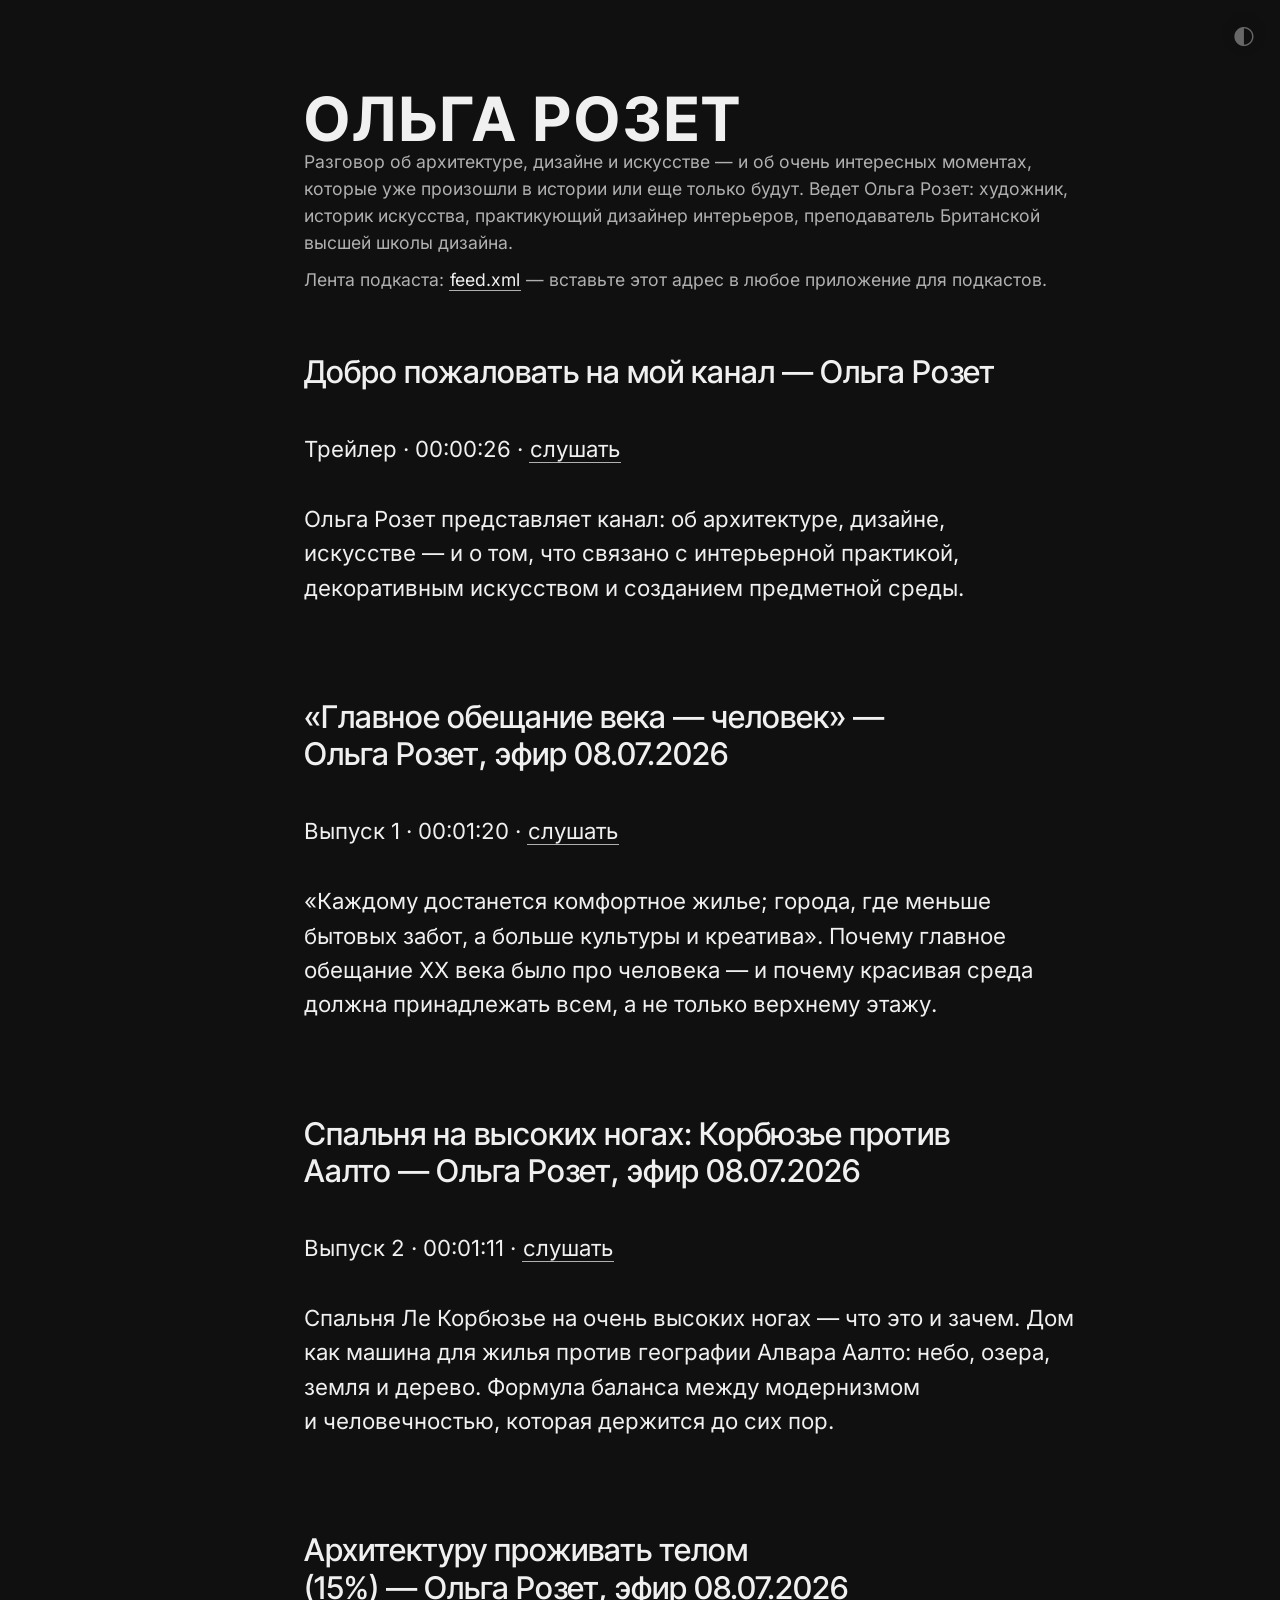
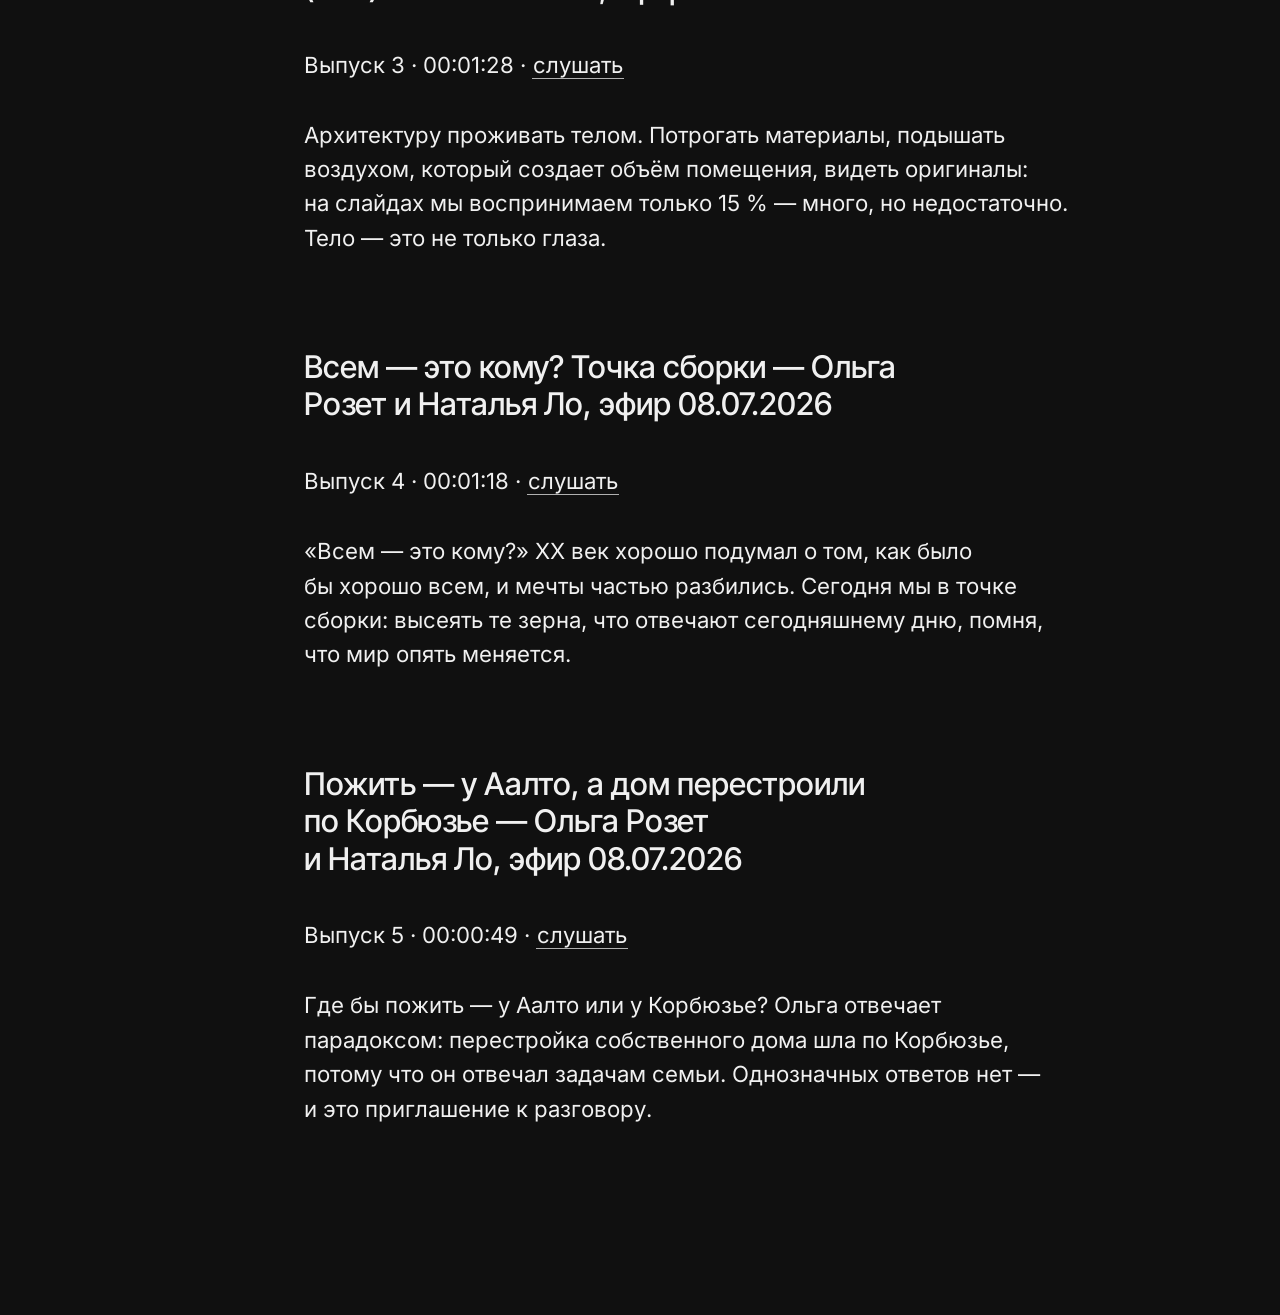
<file: audiobroadcast/index.html>
<!DOCTYPE html>

<!-- DELA-DERIVED: deriver=scripts/site_generator.py:_layout content=knowledge/people/olgarozet/site/data.yaml form=knowledge/people/olgarozet/site/styles.css -->
<html data-surface="editorial" lang="ru">
<head>
<meta charset="utf-8"/>
<meta content="u5gNvIFSmtyOxQqC" name="mailru-domain"/>
<meta content="width=device-width, initial-scale=1, viewport-fit=cover" name="viewport"/>
<title>Ольга Розет — подкаст — Ольга Розет</title>
<meta content="Разговор об архитектуре, дизайне и искусстве — и об очень интересных моментах, которые уже произошли в истории или еще только будут. Ведет Ольга Розет…" name="description"/>
<link href="https://olgarozet.ru/audiobroadcast/" rel="canonical"/>
<link href="https://olgarozet.ru/journal/feed.xml" rel="alternate" title="Journal" type="application/rss+xml"/>
<link href="https://olgarozet.ru/audiobroadcast/feed.xml" rel="alternate" title="Ольга Розет" type="application/rss+xml"/>
<meta content="website" property="og:type"/>
<meta content="Ольга Розет — подкаст — Ольга Розет" property="og:title"/>
<meta content="Разговор об архитектуре, дизайне и искусстве — и об очень интересных моментах, которые уже произошли в истории или еще только будут. Ведет Ольга Розет…" property="og:description"/>
<meta content="Ольга Розет" property="og:site_name"/>
<meta content="https://olgarozet.ru/audiobroadcast/" property="og:url"/>
<meta content="https://olgarozet.ru/olga_footer.png" property="og:image"/>
<meta content="ru_RU" property="og:locale"/>
<meta content="summary_large_image" name="twitter:card"/>
<meta content="Ольга Розет — подкаст — Ольга Розет" name="twitter:title"/>
<meta content="Разговор об архитектуре, дизайне и искусстве — и об очень интересных моментах, которые уже произошли в истории или еще только будут. Ведет Ольга Розет…" name="twitter:description"/>
<meta content="https://olgarozet.ru/olga_footer.png" name="twitter:image"/>
<link href="/favicon.png" rel="icon" type="image/png"/>
<link href="/apple-touch-icon.png" rel="apple-touch-icon"/>
<link href="/manifest.json" rel="manifest"/>
<link as="font" crossorigin="" href="/fonts/inter-cyrillic-400-normal.woff2" rel="preload" type="font/woff2"/>
<link as="font" crossorigin="" href="/fonts/inter-cyrillic-700-normal.woff2" rel="preload" type="font/woff2"/>
<meta content="#ffffff" media="(prefers-color-scheme: light)" name="theme-color"/>
<meta content="#111111" media="(prefers-color-scheme: dark)" name="theme-color"/>
<script>
// Day/night theme — user-override-first, then solar-automatic. FOUC-critical:
// runs synchronously in <head> before paint. Resolution: read dela.theme.v1
// from localStorage; if ∈ ['day', 'night'] use it (user override) else solar
// altitude (lat 55.0° / alt-threshold -0.1 rad). Config: solar calc from
// spec.enforcement_data.Inv-SITE-solar-theme (+ data.yaml.bio.solar_calibration
// override); attr/key/values from spec.enforcement_data.Inv-IFACE-day-night-mode.
// No hardcoded constants in code — both Specs are SoT, code falls back gracefully.
(function(){
  var MODE_ATTR="data-theme", MODE_VALUES=["day", "night"], STORAGE_KEY="dela.theme.v1";
  function solarTheme(){
    var r=Math.PI/180, now=new Date();
    var J=now.valueOf()/86400000 + 2440587.5 - 2451545.0;
    var L=(280.460+0.9856474*J)%360;
    var g=((357.528+0.9856003*J)%360)*r;
    var lam=(L+1.915*Math.sin(g)+0.020*Math.sin(2*g))*r;
    var eps=(23.439-4e-7*J)*r;
    var dec=Math.asin(Math.sin(eps)*Math.sin(lam));
    var ra=Math.atan2(Math.cos(eps)*Math.sin(lam), Math.cos(lam));
    var lon=-now.getTimezoneOffset()/4, lat=55.0;
    var gmst=(18.697374558+24.06570982441908*J)*15;
    var H=((gmst+lon)%360)*r - ra;
    var alt=Math.asin(Math.sin(lat*r)*Math.sin(dec)+Math.cos(lat*r)*Math.cos(dec)*Math.cos(H));
    return alt > -0.1 ? 'day' : 'night';
  }
  // stored override ∈ MODE_VALUES → use it; else (incl. 'auto', absent, bad) → solar.
  window.__resolveTheme=function(){
    var s=null; try{ s=localStorage.getItem(STORAGE_KEY); }catch(e){}
    return (MODE_VALUES.indexOf(s) !== -1) ? s : solarTheme();
  };
  window.__applyTheme=function(){
    document.documentElement.setAttribute(MODE_ATTR, window.__resolveTheme());
  };
  window.__applyTheme();
  setInterval(window.__applyTheme, 300000);
})();
</script>
<style>@layer floor, owner, form; @import url("/_tokens.generated.css?v=2007d22f07"); @import url("/styles.css?v=0cc8cc1348");</style>
<meta content="audiobroadcast" name="dela:slug"/>
</head>
<body>
<a class="skip-link" href="#main">Перейти к содержанию</a>
<nav class="nav-fade"><span class="nav-left"><a aria-label="На главную" href="/">← olgarozet.ru</a></span><span class="nav-right"></span></nav>
<button aria-label="Тема: авто (по солнцу) — переключить" class="theme-toggle" data-theme-toggle="" type="button">◐</button><script>(function(){var STATES=["auto", "day", "night"],GLYPHS={"auto": "◐", "day": "☀", "night": "☾"},LABELS={"auto": "Тема: авто (по солнцу)", "day": "Тема: дневная", "night": "Тема: ночная"},STORAGE_KEY="dela.theme.v1",MODE_VALUES=["day", "night"],SUFFIX=" — переключить",CYCLE=["day", "night"],MODE_ATTR="data-theme";var btn=document.querySelector("[data-theme-toggle]");if(!btn)return;function current(){var s=null;try{s=localStorage.getItem(STORAGE_KEY);}catch(e){}return (MODE_VALUES.indexOf(s)!==-1)?s:STATES[0];}function paint(st){btn.textContent=GLYPHS[st]||GLYPHS[STATES[0]];btn.setAttribute("aria-label",(LABELS[st]||LABELS[STATES[0]])+SUFFIX);}paint(current());function rendered(){var a=null;try{a=document.documentElement.getAttribute(MODE_ATTR);}catch(e){}return (CYCLE.indexOf(a)!==-1)?a:null;}btn.addEventListener("click",function(){var seen=rendered();var i=CYCLE.indexOf(seen);var next=CYCLE[(i+1)%CYCLE.length];try{localStorage.setItem(STORAGE_KEY,next);}catch(e){}if(window.__applyTheme)window.__applyTheme();paint(next);});})();</script>
<main id="main" role="main">
<article class="article-wrapper"><h1 data-case="upper" id="olga-rozet">Ольга Розет</h1>
<p class="article-meta">Разговор об архитектуре, дизайне и искусстве — и об очень интересных моментах, которые уже произошли в истории или еще только будут. Ведет Ольга Розет: художник, историк искусства, практикующий дизайнер интерьеров, преподаватель Британской высшей школы дизайна.</p>
<p class="article-meta">Лента подкаста: <a href="feed.xml">feed.xml</a> — вставьте этот адрес в любое приложение для подкастов.</p>
<h2 data-case="plain" id="dobro-pozhalovat-na-moy-kanal-olga-rozet">Добро пожаловать на мой канал — Ольга Розет</h2>
<p>Трейлер · 00:00:26 · <a href="welcome.m4a">слушать</a></p>
<p>Ольга Розет представляет канал: об архитектуре, дизайне, искусстве — и о том, что связано с интерьерной практикой, декоративным искусством и созданием предметной среды.</p>
<h2 data-case="plain" id="glavnoe-obeschanie-veka-chelovek-olga-rozet-efir-08-07-2026">«Главное обещание века — человек» — Ольга Розет, эфир 08.07.2026</h2>
<p>Выпуск 1 · 00:01:20 · <a href="obeshchanie-veka-chelovek.m4a">слушать</a></p>
<p>«Каждому достанется комфортное жилье; города, где меньше бытовых забот, а больше культуры и креатива». Почему главное обещание <abbr>XX</abbr> века было про человека — и почему красивая среда должна принадлежать всем, а не только верхнему этажу.</p>
<h2 data-case="plain" id="spalnya-na-vysokih-nogah-korbyuze-protiv-aalto-olga-rozet-efir-08-07-2026">Спальня на высоких ногах: Корбюзье против Аалто — Ольга Розет, эфир 08.07.2026</h2>
<p>Выпуск 2 · 00:01:11 · <a href="spalnya-na-vysokikh-nogakh.m4a">слушать</a></p>
<p>Спальня Ле Корбюзье на очень высоких ногах — что это и зачем. Дом как машина для жилья против географии Алвара Аалто: небо, озера, земля и дерево. Формула баланса между модернизмом и человечностью, которая держится до сих пор.</p>
<h2 data-case="plain" id="arhitekturu-prozhivat-telom-15-olga-rozet-efir-08-07-2026">Архитектуру проживать телом (15%) — Ольга Розет, эфир 08.07.2026</h2>
<p>Выпуск 3 · 00:01:28 · <a href="prozhivat-telom.m4a">слушать</a></p>
<p>Архитектуру проживать телом. Потрогать материалы, подышать воздухом, который создает объём помещения, видеть оригиналы: на слайдах мы воспринимаем только 15 % — много, но недостаточно. Тело — это не только глаза.</p>
<h2 data-case="plain" id="vsem-eto-komu-tochka-sborki-olga-rozet-i-natalya-lo-efir-08-07-2026">Всем — это кому? Точка сборки — Ольга Розет и Наталья Ло, эфир 08.07.2026</h2>
<p>Выпуск 4 · 00:01:18 · <a href="tochka-sborki.m4a">слушать</a></p>
<p>«Всем — это кому?» <abbr>XX</abbr> век хорошо подумал о том, как было бы хорошо всем, и мечты частью разбились. Сегодня мы в точке сборки: высеять те зерна, что отвечают сегодняшнему дню, помня, что мир опять меняется.</p>
<h2 data-case="plain" id="pozhit-u-aalto-a-dom-perestroili-po-korbyuze-olga-rozet-i-natalya-lo-efir-08-07-2026">Пожить — у Аалто, а дом перестроили по Корбюзье — Ольга Розет и Наталья Ло, эфир 08.07.2026</h2>
<p>Выпуск 5 · 00:00:49 · <a href="pozhit-u-aalto.m4a">слушать</a></p>
<p>Где бы пожить — у Аалто или у Корбюзье? Ольга отвечает парадоксом: перестройка собственного дома шла по Корбюзье, потому что он отвечал задачам семьи. Однозначных ответов нет — и это приглашение к разговору.</p></article>
</main>
<link href="/media.css" rel="stylesheet"/><script defer="" src="/media.js"></script>
<script>
/* Display-window indicator 1[from ≤ now < until) per viewer clock
   (Inv-STF-window-derived, surface-temporal-fixpoint.md). The reveal
   (`data-visible-from`) is the exact dual of the original auto-hide
   (`data-visible-until`, admin 2026-05-13: «пусть блок исчезнет после 20:30
   по Москве») — one indicator covers both: a block appears at its window
   start and disappears at its window end, so a page deployed before a
   boundary still transitions at the precise moment without a redeploy.
   Runs at page-load and every 30s thereafter — covers tabs left open across
   a boundary. An unparseable/absent bound fails open on that side (a parse
   error must never hide content). */
(function(){
  function _applyWindows(){
    var nodes = document.querySelectorAll('[data-visible-until],[data-visible-from]');
    var now = Date.now();
    for (var i = 0; i < nodes.length; i++) {
      var from = Date.parse(nodes[i].getAttribute('data-visible-from') || '');
      var until = Date.parse(nodes[i].getAttribute('data-visible-until') || '');
      var vis = (isNaN(from) || now >= from) && (isNaN(until) || now < until);
      nodes[i].style.display = vis ? '' : 'none';
    }
  }
  _applyWindows();
  setInterval(_applyWindows, 30000);
})();

/* Pageview pingback — entity-statistics G-Set event (admin 2026-05-13 «считает
   статистику»). One event per page-load → CF Worker /pv → DELA_STATS KV.
   No cookies, no client-id; idempotency via cf-ray (CF generates per request).
   No-op gracefully if Worker unreachable (sendBeacon + fallback fetch). */
(function(){
  var slug = (document.querySelector('meta[name="dela:slug"]') || {}).content;
  if (!slug) return;
  var payload = JSON.stringify({
    p: slug,
    r: (window.crypto && crypto.randomUUID) ? crypto.randomUUID() :
       (Date.now() + '-' + Math.random().toString(36).slice(2)),
    ref: document.referrer || ''
  });
  var url = "https://dela-edge.azaryarozet.workers.dev/pv";
  if (!url) return;
  try {
    var blob = new Blob([payload], { type: 'application/json' });
    if (!navigator.sendBeacon || !navigator.sendBeacon(url, blob)) {
      fetch(url, {
        method: 'POST', body: payload, keepalive: true,
        headers: { 'Content-Type': 'application/json' }
      }).catch(function(){});
    }
  } catch (e) { /* swallow */ }
})();
</script>
</body>
</html>
</file>
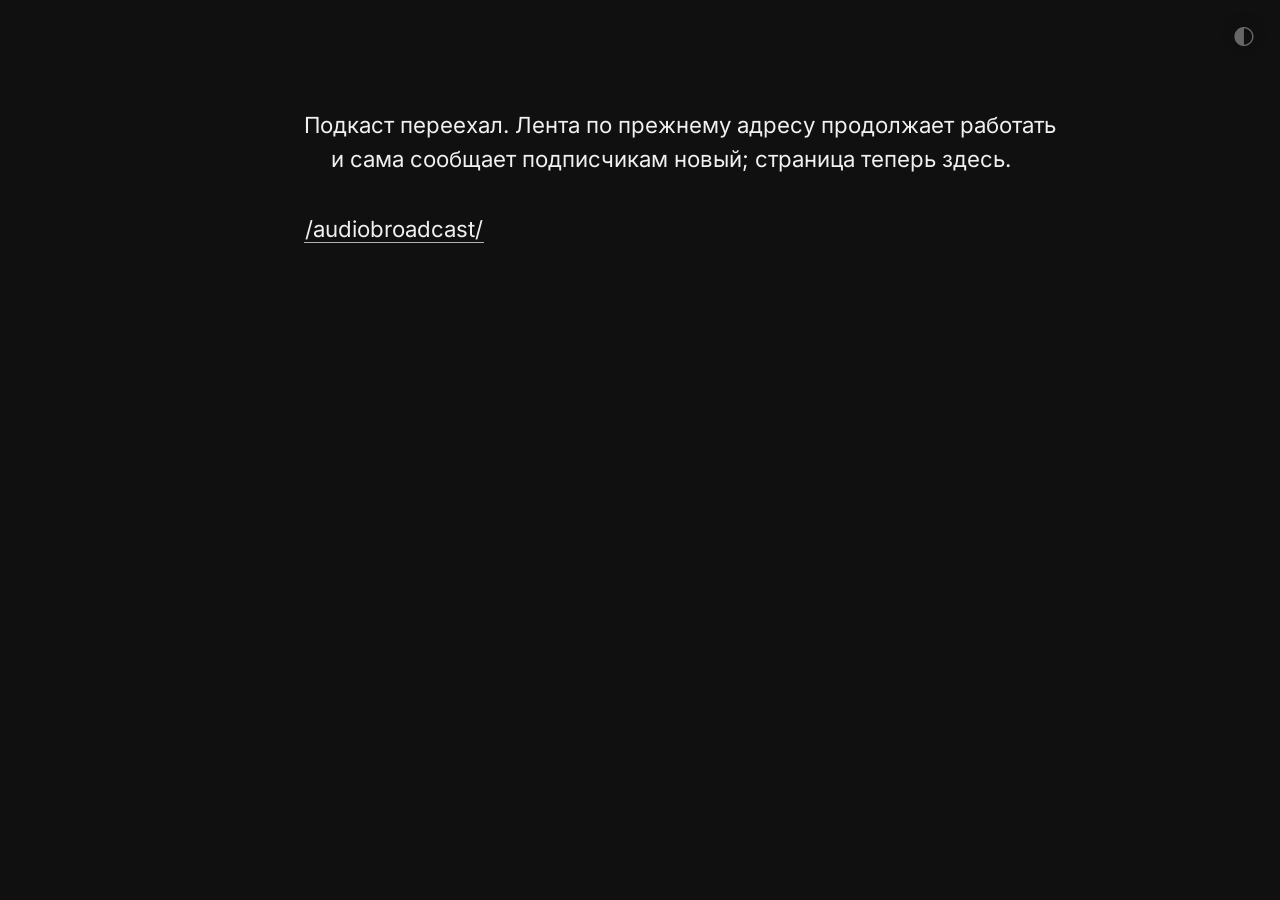
<file: podcast/index.html>
<!DOCTYPE html>

<!-- DELA-DERIVED: deriver=scripts/site_generator.py:_layout content=knowledge/people/olgarozet/site/data.yaml form=knowledge/people/olgarozet/site/styles.css -->
<html data-surface="editorial" lang="ru">
<head>
<meta charset="utf-8"/>
<meta content="u5gNvIFSmtyOxQqC" name="mailru-domain"/>
<meta content="width=device-width, initial-scale=1, viewport-fit=cover" name="viewport"/>
<title>Ольга Розет — Ольга Розет</title>
<meta content="Ольга Розет" name="description"/>
<link href="https://olgarozet.ru/podcast/" rel="canonical"/>
<link href="https://olgarozet.ru/journal/feed.xml" rel="alternate" title="Journal" type="application/rss+xml"/>
<link href="https://olgarozet.ru/audiobroadcast/feed.xml" rel="alternate" title="Ольга Розет" type="application/rss+xml"/>
<meta content="website" property="og:type"/>
<meta content="Ольга Розет — Ольга Розет" property="og:title"/>
<meta content="Ольга Розет" property="og:description"/>
<meta content="Ольга Розет" property="og:site_name"/>
<meta content="https://olgarozet.ru/podcast/" property="og:url"/>
<meta content="https://olgarozet.ru/olga_footer.png" property="og:image"/>
<meta content="ru_RU" property="og:locale"/>
<meta content="summary_large_image" name="twitter:card"/>
<meta content="Ольга Розет — Ольга Розет" name="twitter:title"/>
<meta content="Ольга Розет" name="twitter:description"/>
<meta content="https://olgarozet.ru/olga_footer.png" name="twitter:image"/>
<link href="/favicon.png" rel="icon" type="image/png"/>
<link href="/apple-touch-icon.png" rel="apple-touch-icon"/>
<link href="/manifest.json" rel="manifest"/>
<link as="font" crossorigin="" href="/fonts/inter-cyrillic-400-normal.woff2" rel="preload" type="font/woff2"/>
<link as="font" crossorigin="" href="/fonts/inter-cyrillic-700-normal.woff2" rel="preload" type="font/woff2"/>
<meta content="#ffffff" media="(prefers-color-scheme: light)" name="theme-color"/>
<meta content="#111111" media="(prefers-color-scheme: dark)" name="theme-color"/>
<script>
// Day/night theme — user-override-first, then solar-automatic. FOUC-critical:
// runs synchronously in <head> before paint. Resolution: read dela.theme.v1
// from localStorage; if ∈ ['day', 'night'] use it (user override) else solar
// altitude (lat 55.0° / alt-threshold -0.1 rad). Config: solar calc from
// spec.enforcement_data.Inv-SITE-solar-theme (+ data.yaml.bio.solar_calibration
// override); attr/key/values from spec.enforcement_data.Inv-IFACE-day-night-mode.
// No hardcoded constants in code — both Specs are SoT, code falls back gracefully.
(function(){
  var MODE_ATTR="data-theme", MODE_VALUES=["day", "night"], STORAGE_KEY="dela.theme.v1";
  function solarTheme(){
    var r=Math.PI/180, now=new Date();
    var J=now.valueOf()/86400000 + 2440587.5 - 2451545.0;
    var L=(280.460+0.9856474*J)%360;
    var g=((357.528+0.9856003*J)%360)*r;
    var lam=(L+1.915*Math.sin(g)+0.020*Math.sin(2*g))*r;
    var eps=(23.439-4e-7*J)*r;
    var dec=Math.asin(Math.sin(eps)*Math.sin(lam));
    var ra=Math.atan2(Math.cos(eps)*Math.sin(lam), Math.cos(lam));
    var lon=-now.getTimezoneOffset()/4, lat=55.0;
    var gmst=(18.697374558+24.06570982441908*J)*15;
    var H=((gmst+lon)%360)*r - ra;
    var alt=Math.asin(Math.sin(lat*r)*Math.sin(dec)+Math.cos(lat*r)*Math.cos(dec)*Math.cos(H));
    return alt > -0.1 ? 'day' : 'night';
  }
  // stored override ∈ MODE_VALUES → use it; else (incl. 'auto', absent, bad) → solar.
  window.__resolveTheme=function(){
    var s=null; try{ s=localStorage.getItem(STORAGE_KEY); }catch(e){}
    return (MODE_VALUES.indexOf(s) !== -1) ? s : solarTheme();
  };
  window.__applyTheme=function(){
    document.documentElement.setAttribute(MODE_ATTR, window.__resolveTheme());
  };
  window.__applyTheme();
  setInterval(window.__applyTheme, 300000);
})();
</script>
<style>@layer floor, owner, form; @import url("/_tokens.generated.css?v=2007d22f07"); @import url("/styles.css?v=0cc8cc1348");</style>
<meta content="podcast" name="dela:slug"/>
</head>
<body>
<a class="skip-link" href="#main">Перейти к содержанию</a>
<nav class="nav-fade"><span class="nav-left"><a aria-label="На главную" href="/">← olgarozet.ru</a></span><span class="nav-right"></span></nav>
<button aria-label="Тема: авто (по солнцу) — переключить" class="theme-toggle" data-theme-toggle="" type="button">◐</button><script>(function(){var STATES=["auto", "day", "night"],GLYPHS={"auto": "◐", "day": "☀", "night": "☾"},LABELS={"auto": "Тема: авто (по солнцу)", "day": "Тема: дневная", "night": "Тема: ночная"},STORAGE_KEY="dela.theme.v1",MODE_VALUES=["day", "night"],SUFFIX=" — переключить",CYCLE=["day", "night"],MODE_ATTR="data-theme";var btn=document.querySelector("[data-theme-toggle]");if(!btn)return;function current(){var s=null;try{s=localStorage.getItem(STORAGE_KEY);}catch(e){}return (MODE_VALUES.indexOf(s)!==-1)?s:STATES[0];}function paint(st){btn.textContent=GLYPHS[st]||GLYPHS[STATES[0]];btn.setAttribute("aria-label",(LABELS[st]||LABELS[STATES[0]])+SUFFIX);}paint(current());function rendered(){var a=null;try{a=document.documentElement.getAttribute(MODE_ATTR);}catch(e){}return (CYCLE.indexOf(a)!==-1)?a:null;}btn.addEventListener("click",function(){var seen=rendered();var i=CYCLE.indexOf(seen);var next=CYCLE[(i+1)%CYCLE.length];try{localStorage.setItem(STORAGE_KEY,next);}catch(e){}if(window.__applyTheme)window.__applyTheme();paint(next);});})();</script>
<main id="main" role="main">
<article class="article-wrapper"><p><span class="l">Подкаст переехал. Лента по прежнему адресу продолжает работать и сама сообщает подписчикам новый; страница теперь здесь.</span></p>
<p><span class="l"><a href="/audiobroadcast/">/audiobroadcast/</a></span></p></article>
</main>
<link href="/media.css" rel="stylesheet"/><script defer="" src="/media.js"></script>
<script>
/* Display-window indicator 1[from ≤ now < until) per viewer clock
   (Inv-STF-window-derived, surface-temporal-fixpoint.md). The reveal
   (`data-visible-from`) is the exact dual of the original auto-hide
   (`data-visible-until`, admin 2026-05-13: «пусть блок исчезнет после 20:30
   по Москве») — one indicator covers both: a block appears at its window
   start and disappears at its window end, so a page deployed before a
   boundary still transitions at the precise moment without a redeploy.
   Runs at page-load and every 30s thereafter — covers tabs left open across
   a boundary. An unparseable/absent bound fails open on that side (a parse
   error must never hide content). */
(function(){
  function _applyWindows(){
    var nodes = document.querySelectorAll('[data-visible-until],[data-visible-from]');
    var now = Date.now();
    for (var i = 0; i < nodes.length; i++) {
      var from = Date.parse(nodes[i].getAttribute('data-visible-from') || '');
      var until = Date.parse(nodes[i].getAttribute('data-visible-until') || '');
      var vis = (isNaN(from) || now >= from) && (isNaN(until) || now < until);
      nodes[i].style.display = vis ? '' : 'none';
    }
  }
  _applyWindows();
  setInterval(_applyWindows, 30000);
})();

/* Pageview pingback — entity-statistics G-Set event (admin 2026-05-13 «считает
   статистику»). One event per page-load → CF Worker /pv → DELA_STATS KV.
   No cookies, no client-id; idempotency via cf-ray (CF generates per request).
   No-op gracefully if Worker unreachable (sendBeacon + fallback fetch). */
(function(){
  var slug = (document.querySelector('meta[name="dela:slug"]') || {}).content;
  if (!slug) return;
  var payload = JSON.stringify({
    p: slug,
    r: (window.crypto && crypto.randomUUID) ? crypto.randomUUID() :
       (Date.now() + '-' + Math.random().toString(36).slice(2)),
    ref: document.referrer || ''
  });
  var url = "https://dela-edge.azaryarozet.workers.dev/pv";
  if (!url) return;
  try {
    var blob = new Blob([payload], { type: 'application/json' });
    if (!navigator.sendBeacon || !navigator.sendBeacon(url, blob)) {
      fetch(url, {
        method: 'POST', body: payload, keepalive: true,
        headers: { 'Content-Type': 'application/json' }
      }).catch(function(){});
    }
  } catch (e) { /* swallow */ }
})();
</script>
</body>
</html>
</file>
<file: media.css>
/* ЭРГОНОМИКА ВОСПРОИЗВЕДЕНИЯ — ФОРМА, ЖИВУЩАЯ С ПОВЕДЕНИЕМ.

   Поведение (media.js) есть актив СИСТЕМЫ и подаётся всякой странице всякого владельца;
   значит и форма его узлов — актив Системы, а не то, что каждый владелец переписывает у
   себя. Первая редакция положила эти правила в таблицу владельца, и закон немедленно
   нашёл второго владельца без них: одно поведение, N форм — это N расхождений, ждущих
   своего часа. Значения берутся из ТОКЕНОВ страницы (их подаёт владелец), поэтому дом
   один, а вид — домовый. */
.now-playing {
  position: fixed;
  left: var(--sp-2); right: var(--sp-2); bottom: var(--sp-2);
  margin-inline: auto;
  max-width: var(--measure);
  display: flex;
  align-items: center;
  gap: var(--sp-1);
  padding: var(--sp-1) var(--sp-2);
  background: var(--overlay-solid);
  border: 1px solid var(--rule);
  border-radius: var(--radius-card);
  z-index: 103;
}
.now-playing[hidden] { display: none; }
.now-playing-toggle {
  min-width: var(--touch-min); min-height: var(--touch-min);
  flex: 0 0 auto;
  font-size: var(--fs-s);
  background: transparent; color: var(--ink);
  border: 1px solid var(--rule); border-radius: var(--radius-control); cursor: pointer;
}
.now-playing-name {
  flex: 1 1 auto; min-width: 0;
  text-align: left;
  font: 400 var(--fs-body-min)/1.3 var(--sans);
  color: var(--ink-soft);
  background: transparent; border: 0; cursor: pointer;
  overflow: hidden; text-overflow: ellipsis; white-space: nowrap;
}
.now-playing-toggle:focus-visible, .now-playing-name:focus-visible {
  outline: var(--focus-outline-min) solid var(--accent); outline-offset: 2px;
}
</file>
